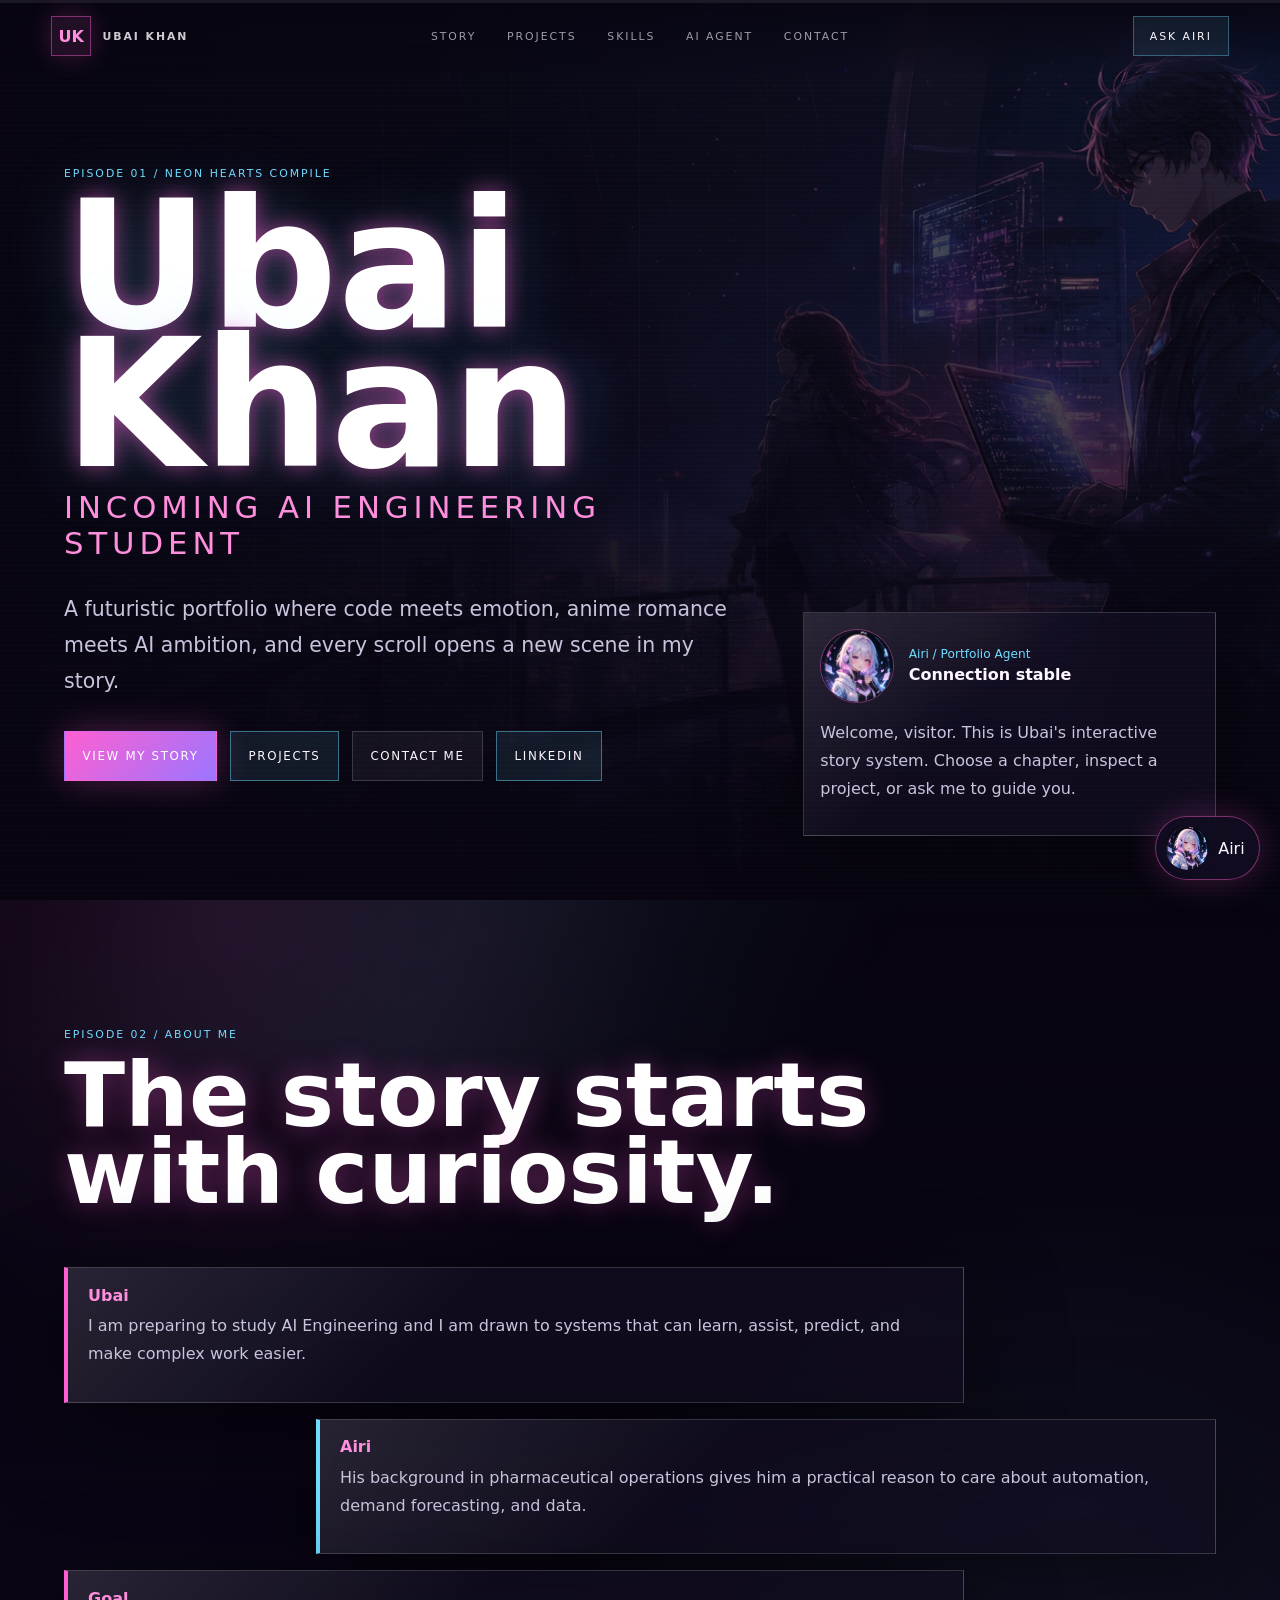
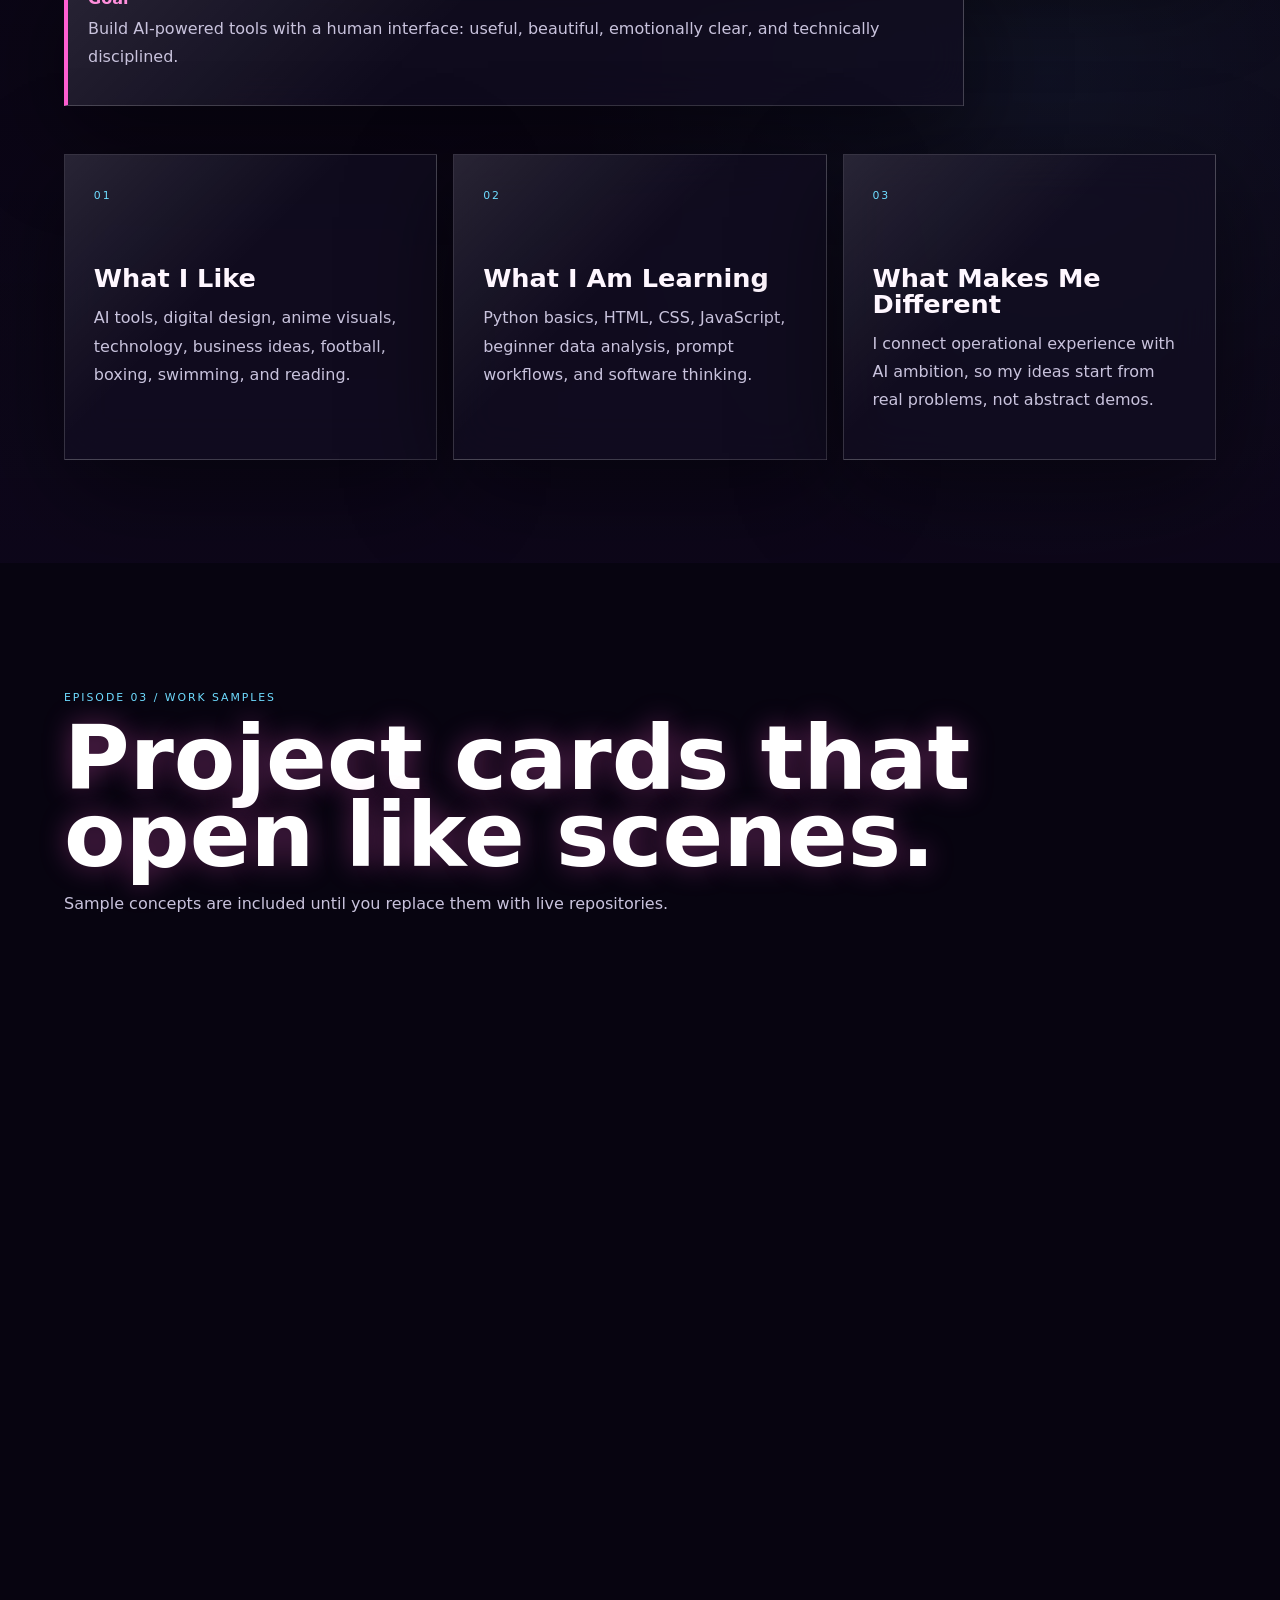
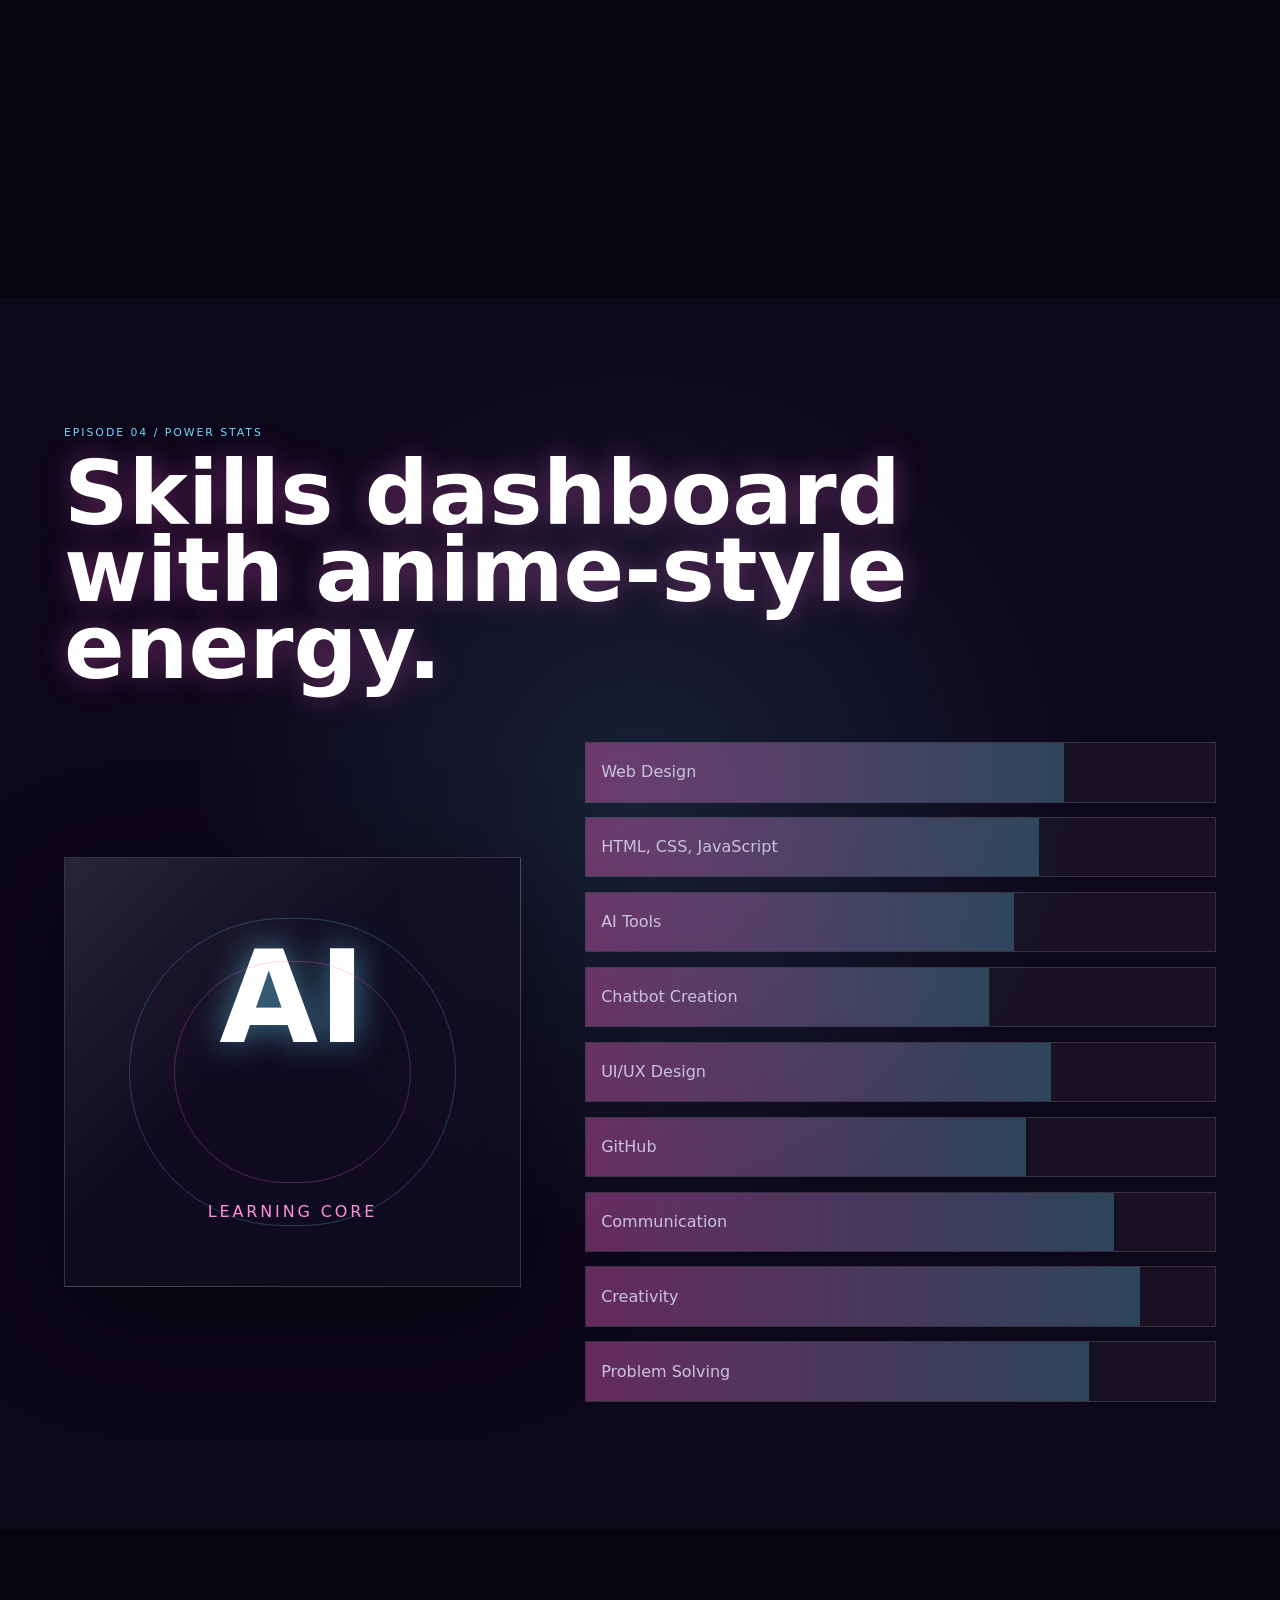
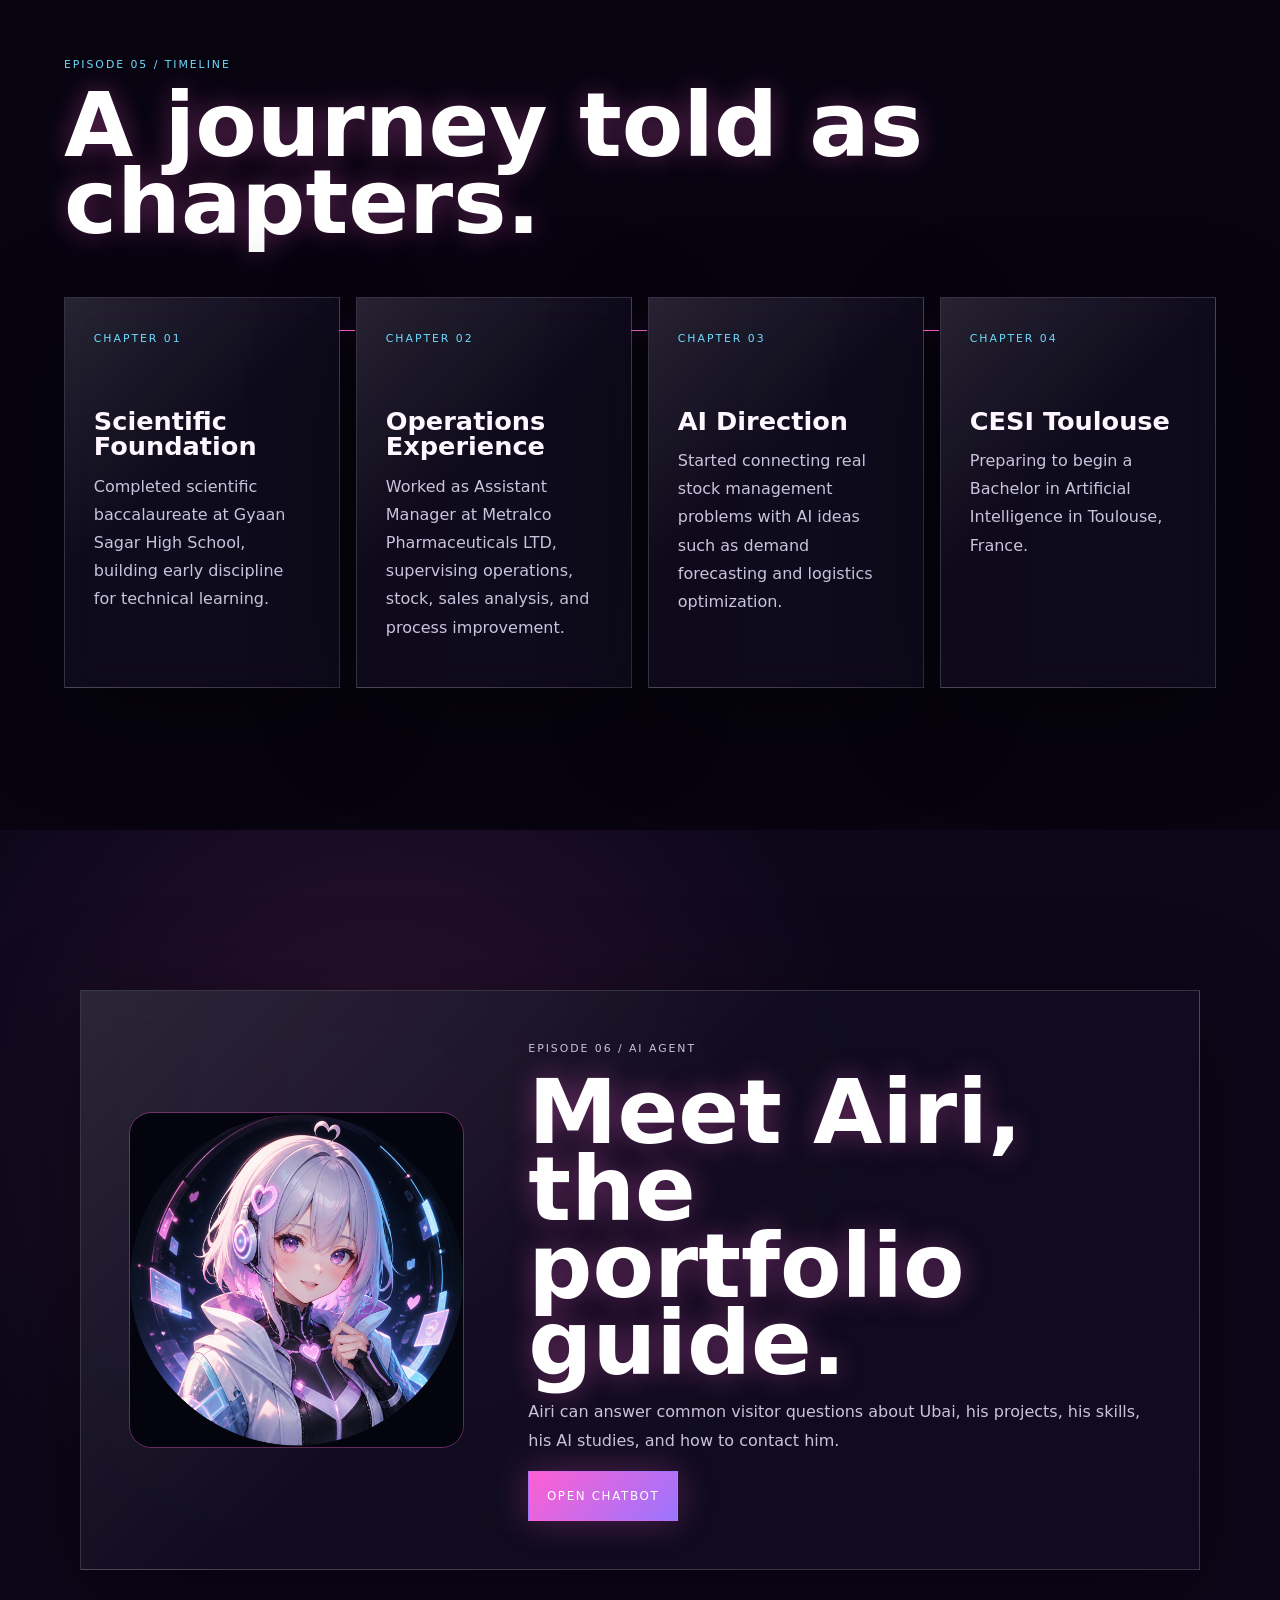
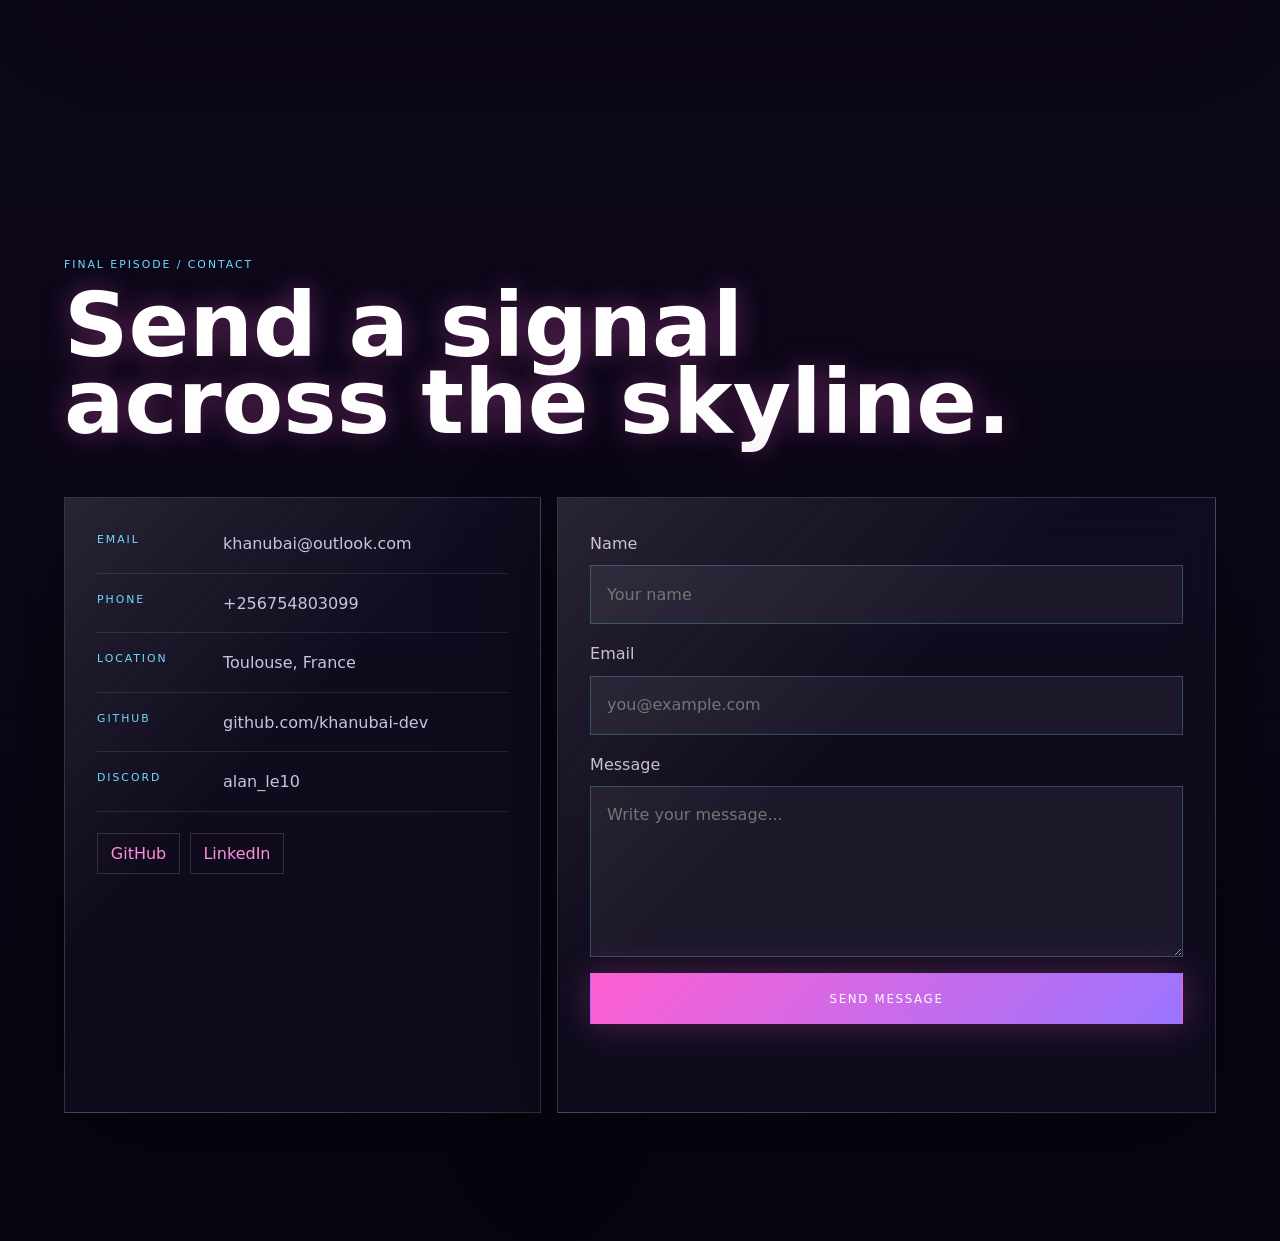
<file: index.html>
<!doctype html>
<html lang="en">
  <head>
    <meta charset="utf-8">
    <meta name="viewport" content="width=device-width, initial-scale=1">
    <meta name="theme-color" content="#090512">
    <meta name="description" content="Ubai Khan anime-inspired romance tech portfolio with interactive projects, skills, story timeline, AI assistant, and contact.">
    <title>Ubai Khan | Anime Tech Portfolio</title>
    <link rel="preload" href="assets/anime-romance-hero.png" as="image">
    <link rel="preload" href="assets/ai-assistant.png" as="image">
    <link rel="stylesheet" href="styles.css">
  </head>
  <body>
    <canvas id="starfield" aria-hidden="true"></canvas>
    <div class="aurora" aria-hidden="true"></div>
    <div class="scanlines" aria-hidden="true"></div>
    <div class="cursor" aria-hidden="true"></div>
    <div class="scroll-meter" aria-hidden="true"><span></span></div>

    <header class="site-header" data-reveal>
      <a class="brand magnetic" href="#top" aria-label="Back to first screen"><span>UK</span><strong>Ubai Khan</strong></a>
      <nav class="nav" aria-label="Main navigation">
        <a href="#story">Story</a>
        <a href="#projects">Projects</a>
        <a href="#skills">Skills</a>
        <a href="#agent">AI Agent</a>
        <a href="#contact">Contact</a>
      </nav>
      <button class="header-action magnetic" type="button" data-open-chat>Ask Airi</button>
    </header>

    <main id="top">
      <section class="hero scene" aria-labelledby="hero-title">
        <img class="hero-art" src="assets/anime-romance-hero.png" alt="Original anime-style characters on a neon city rooftop with holographic code panels.">
        <div class="hero-overlay" aria-hidden="true"></div>
        <div class="city-grid" aria-hidden="true"></div>

        <div class="hero-content" data-reveal>
          <p class="episode">Episode 01 / Neon Hearts Compile</p>
          <h1 id="hero-title">Ubai Khan</h1>
          <p class="hero-title">Incoming AI Engineering Student</p>
          <p class="hero-tagline">A futuristic portfolio where code meets emotion, anime romance meets AI ambition, and every scroll opens a new scene in my story.</p>
          <div class="hero-actions">
            <a class="button primary magnetic" href="#story">View My Story</a>
            <a class="button secondary magnetic" href="#projects">Projects</a>
            <a class="button ghost magnetic" href="#contact">Contact Me</a>
            <a class="button secondary magnetic" href="https://www.linkedin.com/in/ubai-khan-510670451/" target="_blank" rel="noopener noreferrer">LinkedIn</a>
          </div>
        </div>

        <aside class="novel-card glass" data-reveal>
          <div class="speaker">
            <img src="assets/ai-assistant.png" alt="Original anime AI assistant portrait.">
            <div><span>Airi / Portfolio Agent</span><strong>Connection stable</strong></div>
          </div>
          <p>Welcome, visitor. This is Ubai's interactive story system. Choose a chapter, inspect a project, or ask me to guide you.</p>
        </aside>
      </section>

      <section id="story" class="story scene" aria-labelledby="story-title">
        <div class="section-head" data-reveal>
          <p class="episode">Episode 02 / About Me</p>
          <h2 id="story-title">The story starts with curiosity.</h2>
        </div>
        <div class="dialogue-stage">
          <article class="dialogue-box glass" data-reveal><span>Ubai</span><p>I am preparing to study AI Engineering and I am drawn to systems that can learn, assist, predict, and make complex work easier.</p></article>
          <article class="dialogue-box glass" data-reveal><span>Airi</span><p>His background in pharmaceutical operations gives him a practical reason to care about automation, demand forecasting, and data.</p></article>
          <article class="dialogue-box glass" data-reveal><span>Goal</span><p>Build AI-powered tools with a human interface: useful, beautiful, emotionally clear, and technically disciplined.</p></article>
        </div>
        <div class="story-cards">
          <article class="story-card glass tilt-card" data-reveal><span>01</span><h3>What I Like</h3><p>AI tools, digital design, anime visuals, technology, business ideas, football, boxing, swimming, and reading.</p></article>
          <article class="story-card glass tilt-card" data-reveal><span>02</span><h3>What I Am Learning</h3><p>Python basics, HTML, CSS, JavaScript, beginner data analysis, prompt workflows, and software thinking.</p></article>
          <article class="story-card glass tilt-card" data-reveal><span>03</span><h3>What Makes Me Different</h3><p>I connect operational experience with AI ambition, so my ideas start from real problems, not abstract demos.</p></article>
        </div>
      </section>

      <section id="projects" class="projects scene" aria-labelledby="projects-title">
        <div class="section-head" data-reveal>
          <p class="episode">Episode 03 / Work Samples</p>
          <h2 id="projects-title">Project cards that open like scenes.</h2>
          <p>Sample concepts are included until you replace them with live repositories.</p>
        </div>
        <div class="project-grid">
          <article class="project-card glass" data-reveal><div class="project-face front"><span>Scene 01</span><h3>Anime Portfolio Website</h3><p>Romance visual novel portfolio with animated background, story panels, and cinematic sections.</p><div class="tags"><b>HTML</b><b>CSS</b><b>JS</b></div></div><div class="project-face back"><p>Features: character-led hero, visual novel dialogue, chatbot, responsive project detail pages.</p><a href="projects/anime-portfolio.html">Open Detail</a></div></article>
          <article class="project-card glass" data-reveal><div class="project-face front"><span>Scene 02</span><h3>AI Chatbot Assistant</h3><p>Assistant concept that guides visitors through profile, projects, skills, and contact.</p><div class="tags"><b>AI Tools</b><b>UX</b><b>Chat</b></div></div><div class="project-face back"><p>Features: guided answers, quick prompts, floating window, polished response states.</p><a href="projects/ai-chatbot.html">Open Detail</a></div></article>
          <article class="project-card glass" data-reveal><div class="project-face front"><span>Scene 03</span><h3>Discord Community Landing Page</h3><p>Community landing page concept for onboarding members and presenting rules clearly.</p><div class="tags"><b>Discord</b><b>Community</b><b>Web</b></div></div><div class="project-face back"><p>Features: member paths, event panels, social links, moderation-friendly structure.</p><a href="projects/discord-community.html">Open Detail</a></div></article>
          <article class="project-card glass" data-reveal><div class="project-face front"><span>Scene 04</span><h3>Student Productivity Dashboard</h3><p>Dashboard for learning tasks, focus sessions, deadlines, and academic progress.</p><div class="tags"><b>Dashboard</b><b>Data</b><b>UI</b></div></div><div class="project-face back"><p>Features: progress stats, task cards, weekly views, focus tracking, clean interface.</p><a href="projects/student-dashboard.html">Open Detail</a></div></article>
          <article class="project-card glass" data-reveal><div class="project-face front"><span>Scene 05</span><h3>Mini Game Web App</h3><p>Small browser game concept with anime UI, score logic, levels, and animated feedback.</p><div class="tags"><b>Game</b><b>JavaScript</b><b>Canvas</b></div></div><div class="project-face back"><p>Features: keyboard controls, score state, particle feedback, responsive play surface.</p><a href="projects/mini-game.html">Open Detail</a></div></article>
          <article class="project-card glass" data-reveal><div class="project-face front"><span>Scene 06</span><h3>Personal Blog Website</h3><p>Writing system for AI learning notes, technology reflections, and project logs.</p><div class="tags"><b>Writing</b><b>HTML</b><b>Content</b></div></div><div class="project-face back"><p>Features: article cards, topic filters, learning timeline, clean reading layout.</p><a href="projects/personal-blog.html">Open Detail</a></div></article>
        </div>
      </section>

      <section id="skills" class="skills scene" aria-labelledby="skills-title">
        <div class="section-head" data-reveal><p class="episode">Episode 04 / Power Stats</p><h2 id="skills-title">Skills dashboard with anime-style energy.</h2></div>
        <div class="skills-layout">
          <div class="power-core glass" data-reveal><div class="orbit orbit-one"></div><div class="orbit orbit-two"></div><strong>AI</strong><span>Learning Core</span></div>
          <div class="skill-list" data-reveal>
            <div class="skill" data-level="76"><span>Web Design</span><i></i></div>
            <div class="skill" data-level="72"><span>HTML, CSS, JavaScript</span><i></i></div>
            <div class="skill" data-level="68"><span>AI Tools</span><i></i></div>
            <div class="skill" data-level="64"><span>Chatbot Creation</span><i></i></div>
            <div class="skill" data-level="74"><span>UI/UX Design</span><i></i></div>
            <div class="skill" data-level="70"><span>GitHub</span><i></i></div>
            <div class="skill" data-level="84"><span>Communication</span><i></i></div>
            <div class="skill" data-level="88"><span>Creativity</span><i></i></div>
            <div class="skill" data-level="80"><span>Problem Solving</span><i></i></div>
          </div>
        </div>
      </section>

      <section id="experience" class="experience scene" aria-labelledby="experience-title">
        <div class="section-head" data-reveal><p class="episode">Episode 05 / Timeline</p><h2 id="experience-title">A journey told as chapters.</h2></div>
        <div class="timeline">
          <article class="chapter glass" data-reveal><span>Chapter 01</span><h3>Scientific Foundation</h3><p>Completed scientific baccalaureate at Gyaan Sagar High School, building early discipline for technical learning.</p></article>
          <article class="chapter glass" data-reveal><span>Chapter 02</span><h3>Operations Experience</h3><p>Worked as Assistant Manager at Metralco Pharmaceuticals LTD, supervising operations, stock, sales analysis, and process improvement.</p></article>
          <article class="chapter glass" data-reveal><span>Chapter 03</span><h3>AI Direction</h3><p>Started connecting real stock management problems with AI ideas such as demand forecasting and logistics optimization.</p></article>
          <article class="chapter glass" data-reveal><span>Chapter 04</span><h3>CESI Toulouse</h3><p>Preparing to begin a Bachelor in Artificial Intelligence in Toulouse, France.</p></article>
        </div>
      </section>

      <section id="agent" class="agent scene" aria-labelledby="agent-title">
        <div class="agent-panel glass" data-reveal>
          <img src="assets/ai-assistant.png" alt="Original anime AI assistant Airi.">
          <div><p class="episode">Episode 06 / AI Agent</p><h2 id="agent-title">Meet Airi, the portfolio guide.</h2><p>Airi can answer common visitor questions about Ubai, his projects, his skills, his AI studies, and how to contact him.</p><button class="button primary magnetic" type="button" data-open-chat>Open Chatbot</button></div>
        </div>
      </section>

      <section id="contact" class="contact scene" aria-labelledby="contact-title">
        <div class="section-head" data-reveal><p class="episode">Final Episode / Contact</p><h2 id="contact-title">Send a signal across the skyline.</h2></div>
        <div class="contact-grid">
          <div class="contact-details glass" data-reveal>
            <p><span>Email</span> khanubai@outlook.com</p>
            <p><span>Phone</span> +256754803099</p>
            <p><span>Location</span> Toulouse, France</p>
            <p><span>GitHub</span> github.com/khanubai-dev</p>
            <p><span>Discord</span> alan_le10</p>
            <div class="socials">
              <a href="https://github.com/khanubai-dev" target="_blank" rel="noreferrer">GitHub</a>
              <a href="https://www.linkedin.com/in/ubai-khan-510670451/" target="_blank" rel="noopener noreferrer">LinkedIn</a>
            </div>
          </div>
          <form class="contact-form glass" data-reveal>
            <label>Name <input name="name" placeholder="Your name"></label>
            <label>Email <input name="email" type="email" placeholder="you@example.com"></label>
            <label>Message <textarea name="message" rows="5" placeholder="Write your message..."></textarea></label>
            <button class="button primary magnetic" type="submit">Send Message</button>
            <p class="form-status" role="status" aria-live="polite"></p>
          </form>
        </div>
      </section>
    </main>

    <button class="chat-fab magnetic" type="button" data-open-chat aria-label="Open AI assistant chat"><img src="assets/ai-assistant.png" alt=""><span>Airi</span></button>
    <section class="chat-window glass" aria-label="AI assistant chatbot" aria-hidden="true">
      <div class="chat-head"><img src="assets/ai-assistant.png" alt="Airi assistant avatar."><div><strong>Airi</strong><span>Portfolio guide online</span></div><button type="button" data-close-chat aria-label="Close chatbot">x</button></div>
      <div class="chat-log" data-chat-log><p class="bot">Hi. I am Airi. Ask about Ubai's story, projects, skills, AI studies, GitHub, or Discord.</p></div>
      <div class="quick-prompts"><button type="button" data-prompt="Who is Ubai?">Who is Ubai?</button><button type="button" data-prompt="Show projects">Projects</button><button type="button" data-prompt="How can I contact him?">Contact</button></div>
      <form class="chat-form" data-chat-form><input name="message" autocomplete="off" placeholder="Ask Airi anything..."><button type="submit">Send</button></form>
    </section>

    <script src="script.js"></script>
  </body>
</html>
</file>
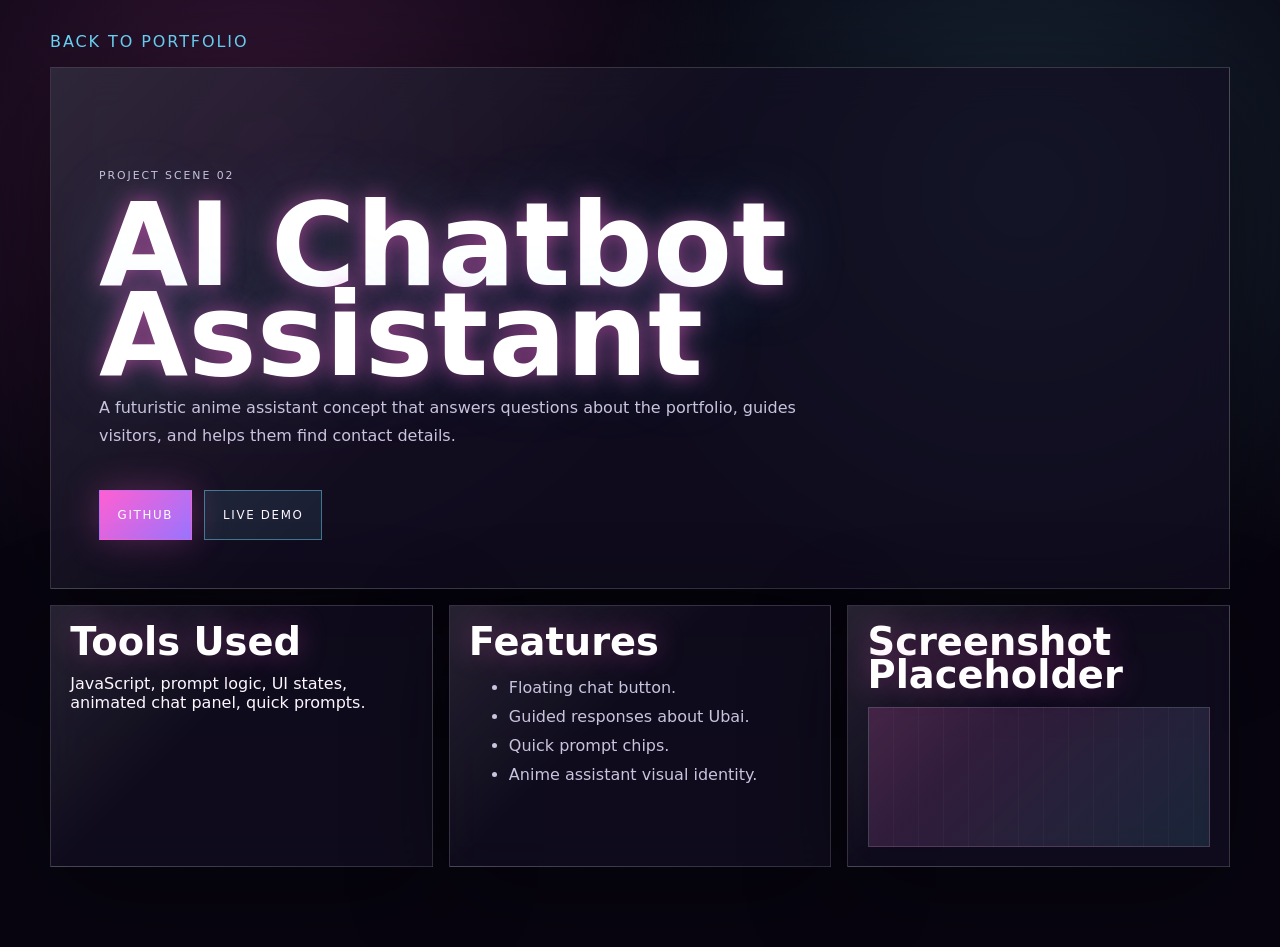
<file: projects/ai-chatbot.html>
<!doctype html><html lang="en"><head><meta charset="utf-8"><meta name="viewport" content="width=device-width, initial-scale=1"><title>AI Chatbot Assistant | Ubai Khan</title><link rel="stylesheet" href="../styles.css"><link rel="stylesheet" href="project.css"></head><body><main class="detail"><a class="back" href="../index.html#projects">Back to Portfolio</a><section class="detail-hero glass"><p class="episode">Project Scene 02</p><h1>AI Chatbot Assistant</h1><p>A futuristic anime assistant concept that answers questions about the portfolio, guides visitors, and helps them find contact details.</p><div class="detail-actions"><a class="button primary" href="https://github.com/khanubai-dev" target="_blank" rel="noreferrer">GitHub</a><a class="button secondary" href="../index.html#agent">Live Demo</a></div></section><section class="detail-grid"><article class="glass"><h2>Tools Used</h2><p>JavaScript, prompt logic, UI states, animated chat panel, quick prompts.</p></article><article class="glass"><h2>Features</h2><ul><li>Floating chat button.</li><li>Guided responses about Ubai.</li><li>Quick prompt chips.</li><li>Anime assistant visual identity.</li></ul></article><article class="glass shot"><h2>Screenshot Placeholder</h2><div></div></article></section></main></body></html>
</file>
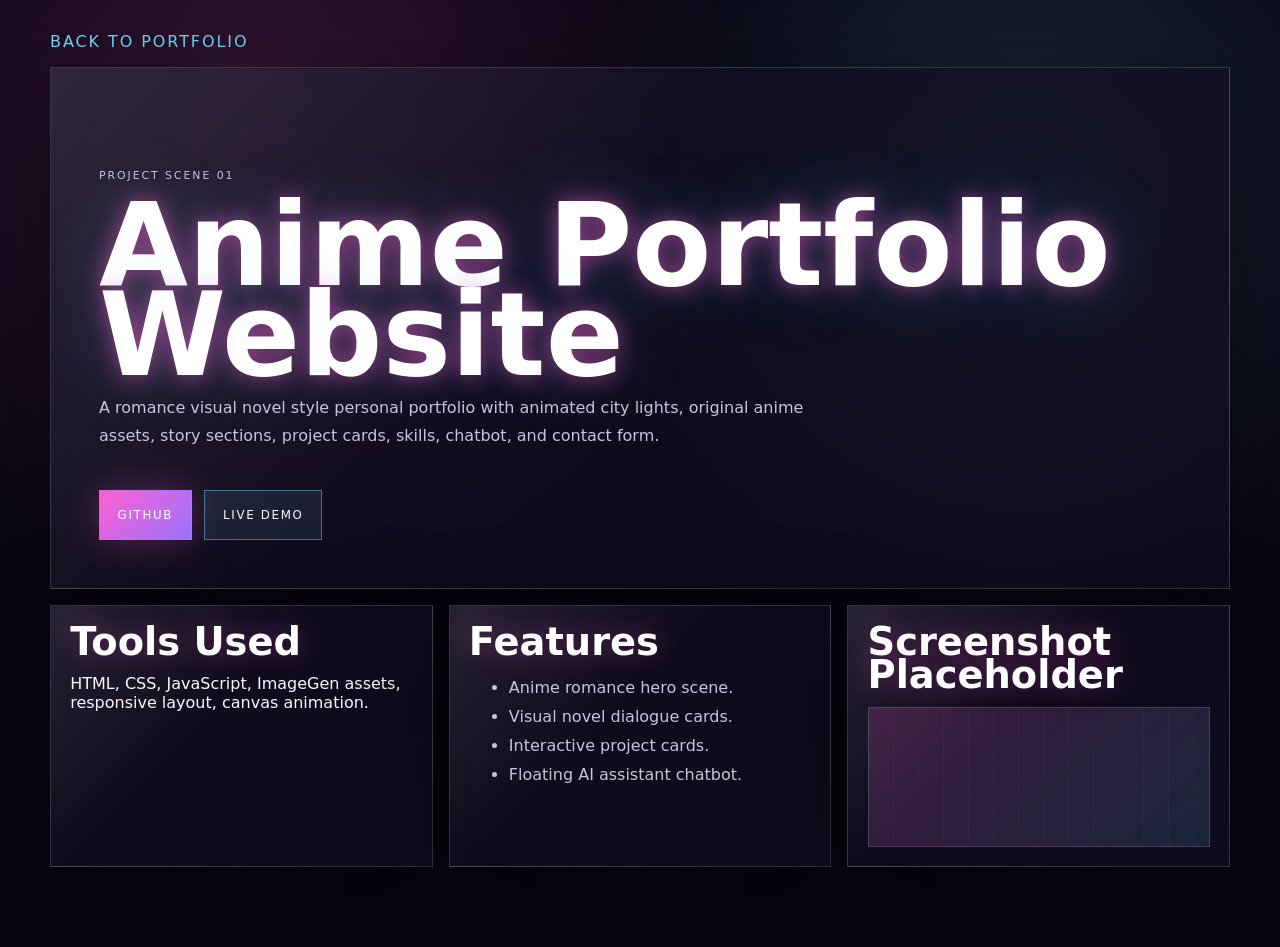
<file: projects/anime-portfolio.html>
<!doctype html><html lang="en"><head><meta charset="utf-8"><meta name="viewport" content="width=device-width, initial-scale=1"><title>Anime Portfolio Website | Ubai Khan</title><link rel="stylesheet" href="../styles.css"><link rel="stylesheet" href="project.css"></head><body><main class="detail"><a class="back" href="../index.html#projects">Back to Portfolio</a><section class="detail-hero glass"><p class="episode">Project Scene 01</p><h1>Anime Portfolio Website</h1><p>A romance visual novel style personal portfolio with animated city lights, original anime assets, story sections, project cards, skills, chatbot, and contact form.</p><div class="detail-actions"><a class="button primary" href="https://github.com/khanubai-dev" target="_blank" rel="noreferrer">GitHub</a><a class="button secondary" href="../index.html">Live Demo</a></div></section><section class="detail-grid"><article class="glass"><h2>Tools Used</h2><p>HTML, CSS, JavaScript, ImageGen assets, responsive layout, canvas animation.</p></article><article class="glass"><h2>Features</h2><ul><li>Anime romance hero scene.</li><li>Visual novel dialogue cards.</li><li>Interactive project cards.</li><li>Floating AI assistant chatbot.</li></ul></article><article class="glass shot"><h2>Screenshot Placeholder</h2><div></div></article></section></main></body></html>
</file>
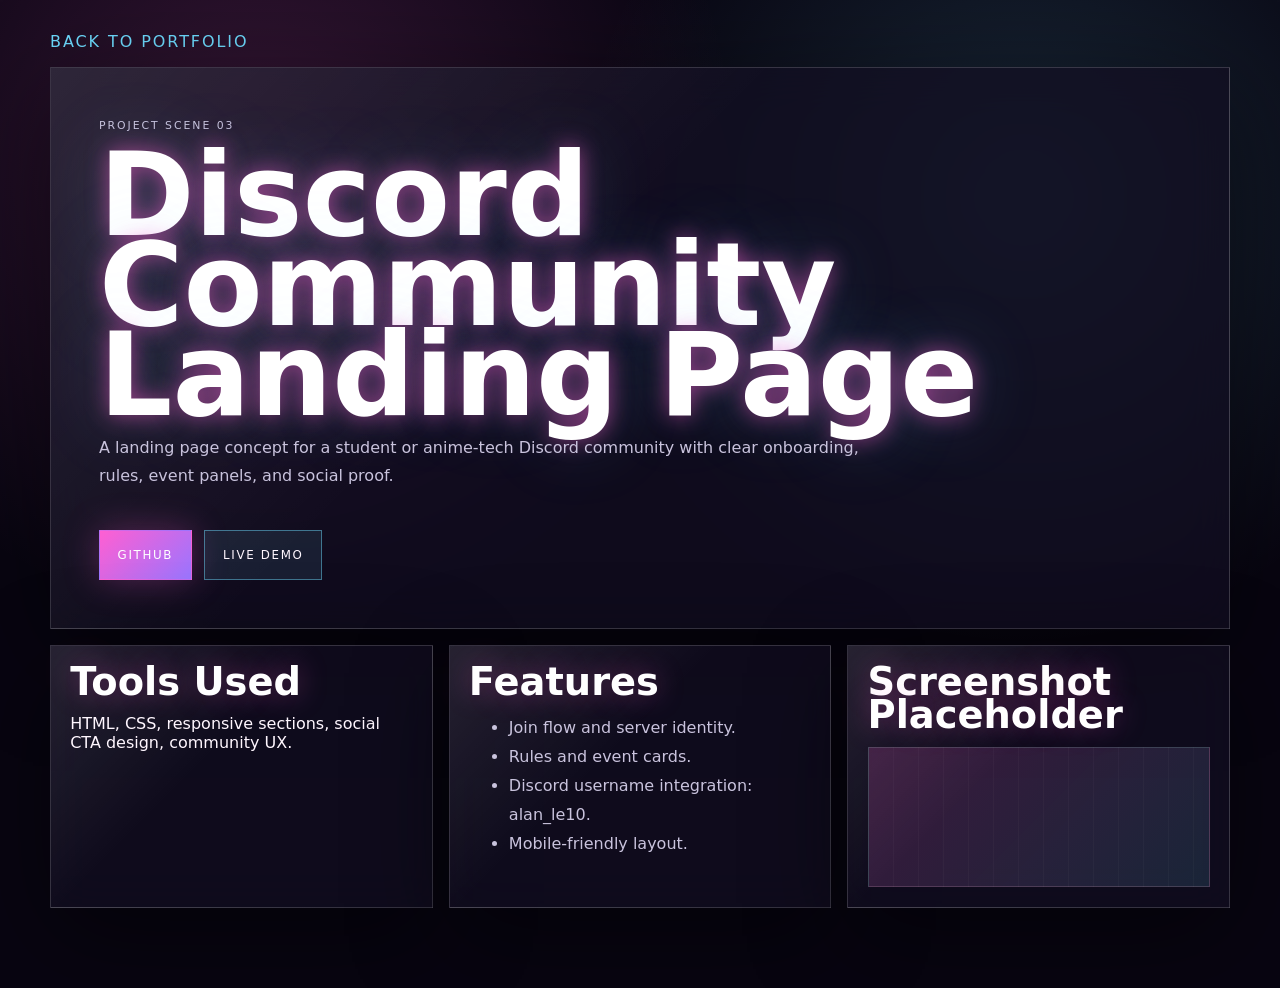
<file: projects/discord-community.html>
<!doctype html><html lang="en"><head><meta charset="utf-8"><meta name="viewport" content="width=device-width, initial-scale=1"><title>Discord Community Landing Page | Ubai Khan</title><link rel="stylesheet" href="../styles.css"><link rel="stylesheet" href="project.css"></head><body><main class="detail"><a class="back" href="../index.html#projects">Back to Portfolio</a><section class="detail-hero glass"><p class="episode">Project Scene 03</p><h1>Discord Community Landing Page</h1><p>A landing page concept for a student or anime-tech Discord community with clear onboarding, rules, event panels, and social proof.</p><div class="detail-actions"><a class="button primary" href="https://github.com/khanubai-dev" target="_blank" rel="noreferrer">GitHub</a><a class="button secondary" href="../index.html#contact">Live Demo</a></div></section><section class="detail-grid"><article class="glass"><h2>Tools Used</h2><p>HTML, CSS, responsive sections, social CTA design, community UX.</p></article><article class="glass"><h2>Features</h2><ul><li>Join flow and server identity.</li><li>Rules and event cards.</li><li>Discord username integration: alan_le10.</li><li>Mobile-friendly layout.</li></ul></article><article class="glass shot"><h2>Screenshot Placeholder</h2><div></div></article></section></main></body></html>
</file>
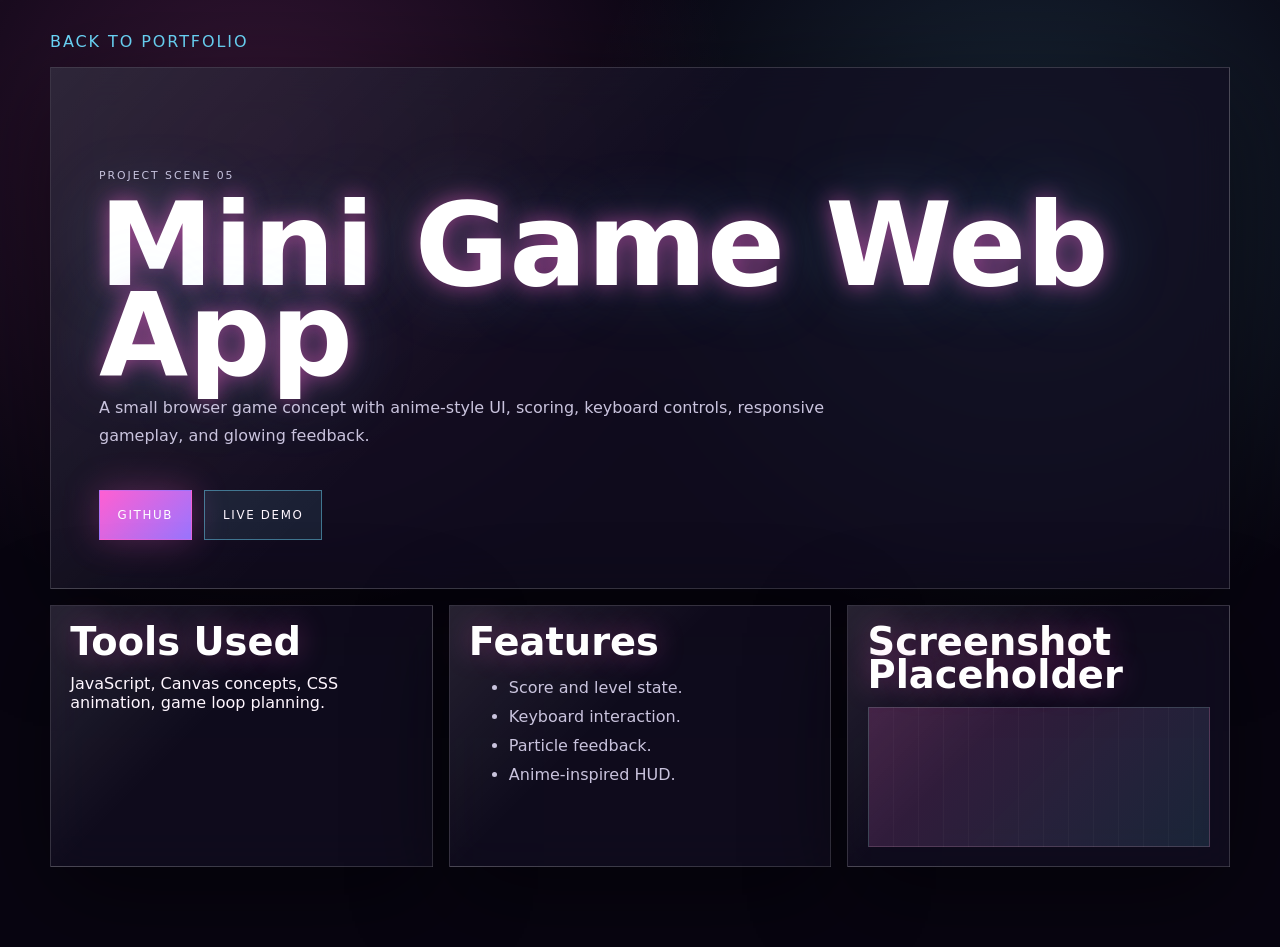
<file: projects/mini-game.html>
<!doctype html><html lang="en"><head><meta charset="utf-8"><meta name="viewport" content="width=device-width, initial-scale=1"><title>Mini Game Web App | Ubai Khan</title><link rel="stylesheet" href="../styles.css"><link rel="stylesheet" href="project.css"></head><body><main class="detail"><a class="back" href="../index.html#projects">Back to Portfolio</a><section class="detail-hero glass"><p class="episode">Project Scene 05</p><h1>Mini Game Web App</h1><p>A small browser game concept with anime-style UI, scoring, keyboard controls, responsive gameplay, and glowing feedback.</p><div class="detail-actions"><a class="button primary" href="https://github.com/khanubai-dev" target="_blank" rel="noreferrer">GitHub</a><a class="button secondary" href="../index.html#projects">Live Demo</a></div></section><section class="detail-grid"><article class="glass"><h2>Tools Used</h2><p>JavaScript, Canvas concepts, CSS animation, game loop planning.</p></article><article class="glass"><h2>Features</h2><ul><li>Score and level state.</li><li>Keyboard interaction.</li><li>Particle feedback.</li><li>Anime-inspired HUD.</li></ul></article><article class="glass shot"><h2>Screenshot Placeholder</h2><div></div></article></section></main></body></html>
</file>
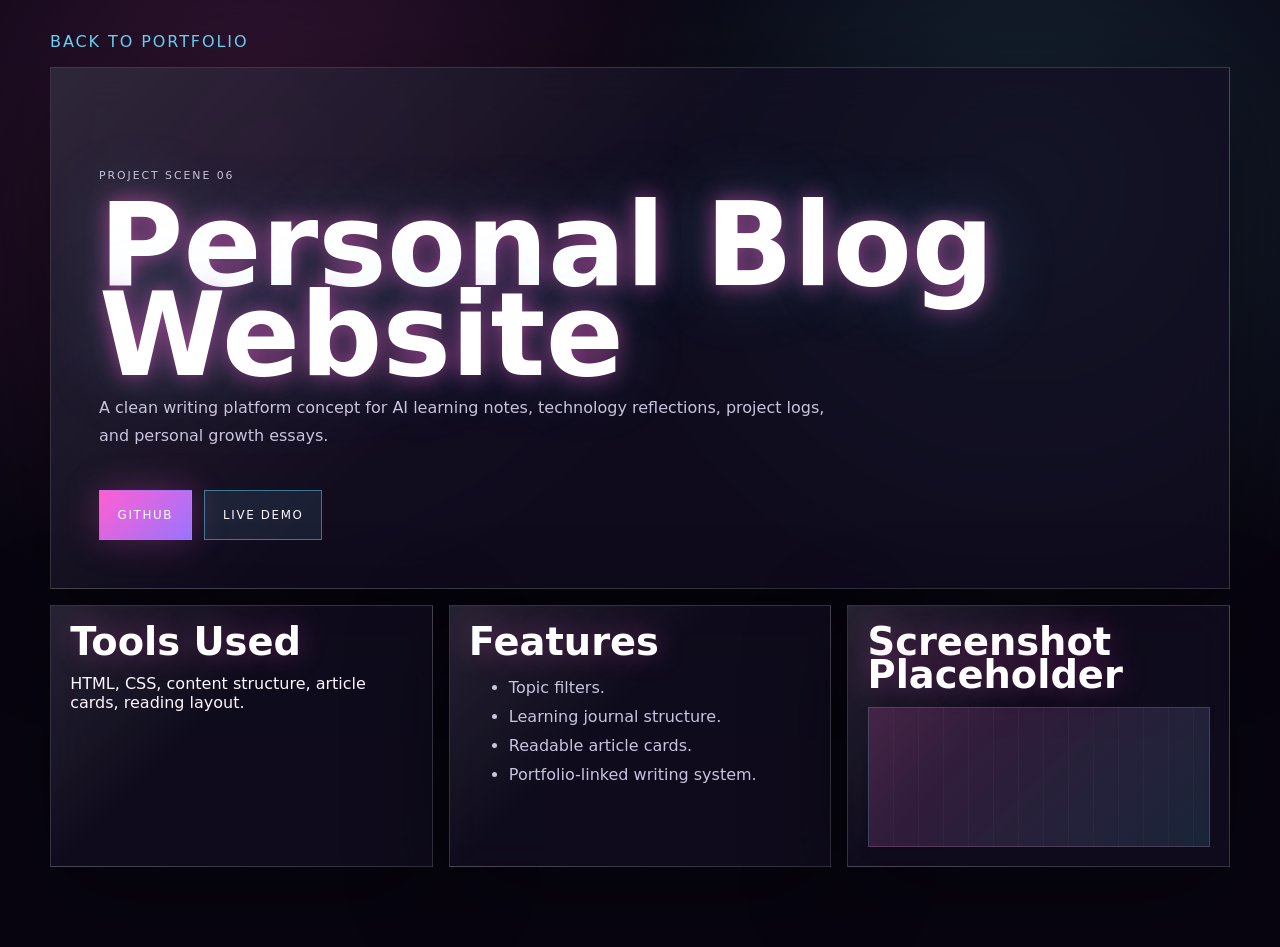
<file: projects/personal-blog.html>
<!doctype html><html lang="en"><head><meta charset="utf-8"><meta name="viewport" content="width=device-width, initial-scale=1"><title>Personal Blog Website | Ubai Khan</title><link rel="stylesheet" href="../styles.css"><link rel="stylesheet" href="project.css"></head><body><main class="detail"><a class="back" href="../index.html#projects">Back to Portfolio</a><section class="detail-hero glass"><p class="episode">Project Scene 06</p><h1>Personal Blog Website</h1><p>A clean writing platform concept for AI learning notes, technology reflections, project logs, and personal growth essays.</p><div class="detail-actions"><a class="button primary" href="https://github.com/khanubai-dev" target="_blank" rel="noreferrer">GitHub</a><a class="button secondary" href="../index.html#story">Live Demo</a></div></section><section class="detail-grid"><article class="glass"><h2>Tools Used</h2><p>HTML, CSS, content structure, article cards, reading layout.</p></article><article class="glass"><h2>Features</h2><ul><li>Topic filters.</li><li>Learning journal structure.</li><li>Readable article cards.</li><li>Portfolio-linked writing system.</li></ul></article><article class="glass shot"><h2>Screenshot Placeholder</h2><div></div></article></section></main></body></html>
</file>
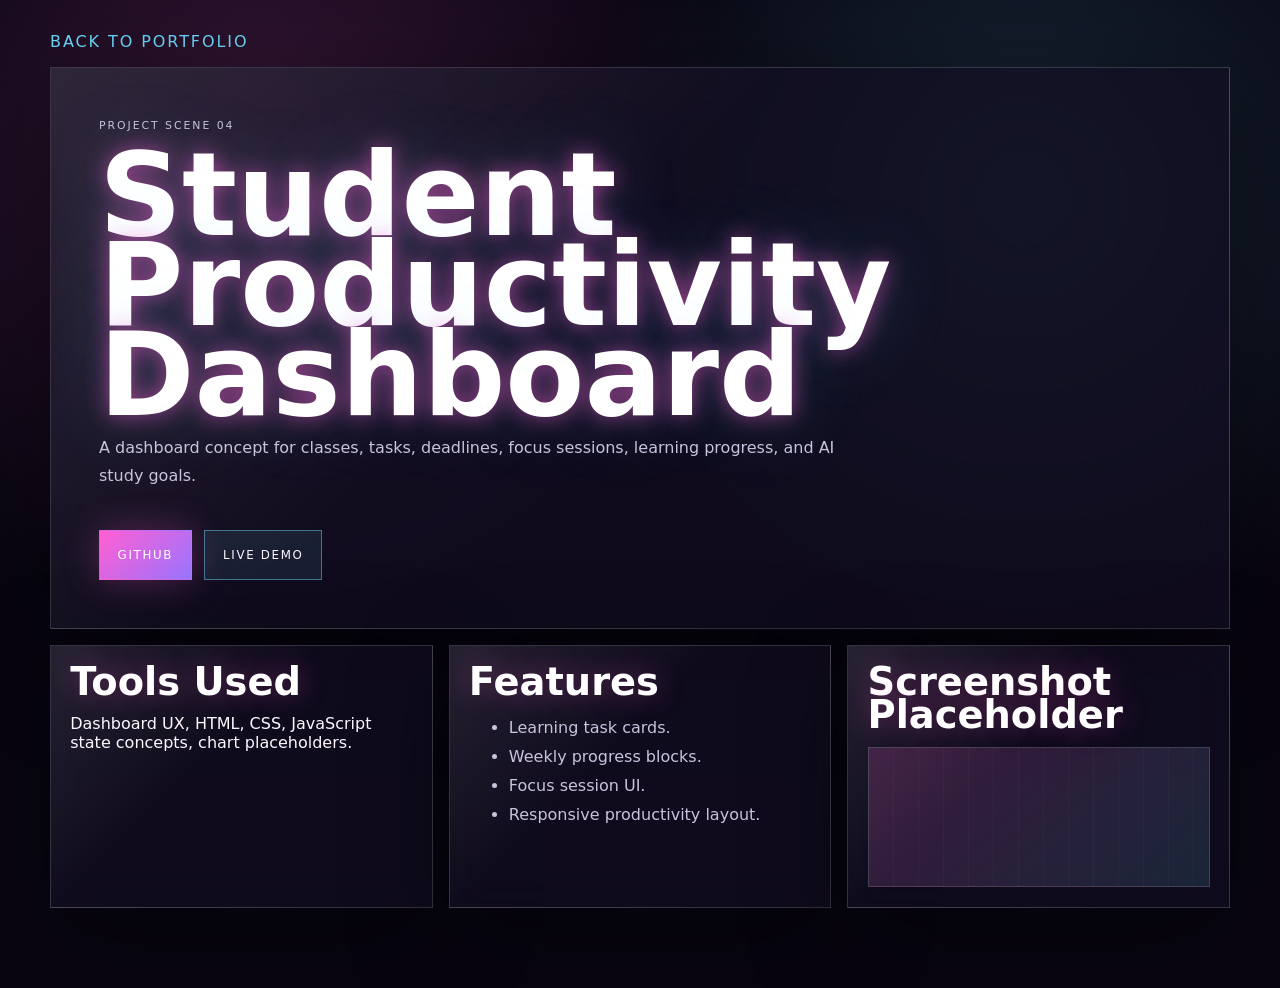
<file: projects/student-dashboard.html>
<!doctype html><html lang="en"><head><meta charset="utf-8"><meta name="viewport" content="width=device-width, initial-scale=1"><title>Student Productivity Dashboard | Ubai Khan</title><link rel="stylesheet" href="../styles.css"><link rel="stylesheet" href="project.css"></head><body><main class="detail"><a class="back" href="../index.html#projects">Back to Portfolio</a><section class="detail-hero glass"><p class="episode">Project Scene 04</p><h1>Student Productivity Dashboard</h1><p>A dashboard concept for classes, tasks, deadlines, focus sessions, learning progress, and AI study goals.</p><div class="detail-actions"><a class="button primary" href="https://github.com/khanubai-dev" target="_blank" rel="noreferrer">GitHub</a><a class="button secondary" href="../index.html#projects">Live Demo</a></div></section><section class="detail-grid"><article class="glass"><h2>Tools Used</h2><p>Dashboard UX, HTML, CSS, JavaScript state concepts, chart placeholders.</p></article><article class="glass"><h2>Features</h2><ul><li>Learning task cards.</li><li>Weekly progress blocks.</li><li>Focus session UI.</li><li>Responsive productivity layout.</li></ul></article><article class="glass shot"><h2>Screenshot Placeholder</h2><div></div></article></section></main></body></html>
</file>
<file: styles.css>
:root{--bg:#080511;--bg-2:#10091f;--panel:rgba(18,14,34,.72);--line:rgba(255,255,255,.16);--text:#fff7ff;--muted:#c9c3dd;--pink:#ff5fd2;--pink-2:#ff8fdc;--blue:#6edcff;--violet:#9a75ff;--white:#fff;--shadow:0 28px 100px rgba(0,0,0,.48);color-scheme:dark;font-family:Inter,ui-sans-serif,system-ui,-apple-system,BlinkMacSystemFont,"Segoe UI",sans-serif}
*{box-sizing:border-box}html{scroll-behavior:smooth}body{margin:0;overflow-x:hidden;background:radial-gradient(circle at 18% 12%,rgba(255,95,210,.18),transparent 28rem),radial-gradient(circle at 82% 22%,rgba(110,220,255,.16),transparent 30rem),linear-gradient(180deg,var(--bg),#05030a 45%,var(--bg-2));color:var(--text)}a{color:inherit;text-decoration:none}button,input,textarea{font:inherit}img{display:block;max-width:100%}
#starfield{position:fixed;inset:0;z-index:-20;width:100%;height:100%}.aurora{position:fixed;inset:-20%;z-index:-19;pointer-events:none;background:radial-gradient(circle at var(--mx,55%) var(--my,35%),rgba(255,95,210,.22),transparent 24rem),linear-gradient(115deg,rgba(255,95,210,.1),transparent 34%,rgba(110,220,255,.12),transparent 70%);filter:blur(18px)}.scanlines{position:fixed;inset:0;z-index:80;pointer-events:none;opacity:.11;background:repeating-linear-gradient(180deg,rgba(255,255,255,.08) 0 1px,transparent 1px 5px);mix-blend-mode:screen}.cursor{position:fixed;z-index:100;width:16px;height:16px;border:1px solid var(--pink);border-radius:999px;pointer-events:none;transform:translate(-100px,-100px);box-shadow:0 0 20px rgba(255,95,210,.45);transition:width .16s ease,height .16s ease,background .16s ease,border-color .16s ease}.cursor.is-active{width:52px;height:52px;background:rgba(255,95,210,.09);border-color:var(--blue)}.scroll-meter{position:fixed;inset:0 0 auto;z-index:110;height:3px;background:rgba(255,255,255,.08)}.scroll-meter span{display:block;width:0%;height:100%;background:linear-gradient(90deg,var(--pink),var(--blue),var(--violet));box-shadow:0 0 24px rgba(255,95,210,.75)}
.site-header{position:fixed;inset:0 0 auto;z-index:90;display:grid;grid-template-columns:1fr auto 1fr;align-items:center;gap:1rem;padding:1rem clamp(1rem,4vw,4rem);background:linear-gradient(180deg,rgba(8,5,17,.86),rgba(8,5,17,0));backdrop-filter:blur(18px)}.brand{display:inline-flex;align-items:center;gap:.7rem;width:fit-content}.brand span{display:grid;place-items:center;width:40px;height:40px;border:1px solid rgba(255,95,210,.44);background:rgba(255,95,210,.1);color:var(--pink-2);font-weight:900;box-shadow:0 0 26px rgba(255,95,210,.22)}.brand strong,.nav,.header-action,.episode,.project-card span,.story-card span,.chapter span,.contact-details span{font-size:.68rem;letter-spacing:.18em;text-transform:uppercase}.brand strong{color:rgba(255,247,255,.82)}.nav{display:flex;gap:clamp(.9rem,2.4vw,2.2rem);color:rgba(255,247,255,.62)}.nav a:hover,.header-action:hover{color:var(--pink-2)}.header-action{justify-self:end;color:var(--text);border:1px solid rgba(110,220,255,.34);background:rgba(110,220,255,.08);padding:.78rem 1rem}
.scene{position:relative;min-height:100vh;isolation:isolate}.hero{display:grid;grid-template-columns:minmax(0,.9fr) minmax(320px,.55fr);align-items:center;gap:clamp(1.5rem,5vw,5rem);overflow:hidden;padding:7rem clamp(1rem,5vw,5rem) 4rem}.hero-art{position:absolute;inset:0;z-index:-12;width:100%;height:100%;object-fit:cover;opacity:.86;animation:heroDrift 18s ease-in-out infinite alternate}.hero-overlay{position:absolute;inset:0;z-index:-11;background:linear-gradient(90deg,rgba(8,5,17,.98) 0%,rgba(8,5,17,.84) 35%,rgba(8,5,17,.22) 100%),linear-gradient(180deg,rgba(8,5,17,.15),rgba(8,5,17,.96) 96%)}.city-grid{position:absolute;inset:0;z-index:-10;background:repeating-linear-gradient(90deg,transparent 0 9.9vw,rgba(110,220,255,.06) 10vw),repeating-linear-gradient(180deg,transparent 0 9.9vh,rgba(255,95,210,.045) 10vh);mask-image:radial-gradient(circle at 48% 45%,black,transparent 76%)}.hero-content{max-width:820px}.episode{margin:0 0 1rem;color:var(--blue)}h1,h2,h3,p{margin-top:0}h1{margin-bottom:.85rem;font-size:clamp(5rem,14vw,13rem);line-height:.78;letter-spacing:0;color:var(--white);text-shadow:0 0 22px rgba(255,95,210,.55),0 0 70px rgba(110,220,255,.25)}h2{max-width:980px;margin-bottom:1rem;font-size:clamp(2.7rem,7vw,6.4rem);line-height:.86;letter-spacing:0;color:#fff;text-shadow:0 0 28px rgba(255,95,210,.35)}h3{margin-bottom:.8rem;font-size:clamp(1.35rem,2vw,2.2rem);line-height:1}.hero-title{color:var(--pink-2);font-size:clamp(1.2rem,2.4vw,2rem);letter-spacing:.16em;text-transform:uppercase}.hero-tagline,.section-head>p:not(.episode),.dialogue-box p,.story-card p,.project-card p,.skill-list,.chapter p,.agent-panel p,.contact-details p,.contact-form,.novel-card p{color:var(--muted);line-height:1.76}.hero-tagline{max-width:700px;font-size:clamp(1.05rem,1.65vw,1.28rem)}.hero-actions{display:flex;flex-wrap:wrap;gap:.8rem;margin-top:2rem}.button{display:inline-flex;align-items:center;justify-content:center;min-height:50px;border:1px solid rgba(255,255,255,.16);background:rgba(255,255,255,.05);color:var(--text);padding:.88rem 1.1rem;font-size:.74rem;letter-spacing:.14em;text-transform:uppercase;transition:transform .18s ease,border-color .18s ease,box-shadow .18s ease,background .18s ease}.button:hover{border-color:rgba(255,95,210,.7);box-shadow:0 0 34px rgba(255,95,210,.24)}.button.primary{color:#fff;border-color:transparent;background:linear-gradient(135deg,var(--pink),var(--violet));box-shadow:0 0 36px rgba(255,95,210,.28)}.button.secondary{border-color:rgba(110,220,255,.46);background:rgba(110,220,255,.09)}.glass{border:1px solid var(--line);background:linear-gradient(135deg,rgba(255,255,255,.1),transparent 42%),var(--panel);box-shadow:var(--shadow);backdrop-filter:blur(22px)}.novel-card{align-self:end;padding:1rem;transform:perspective(900px) rotateY(-6deg) rotateX(3deg)}.speaker{display:grid;grid-template-columns:74px 1fr;gap:.9rem;align-items:center;margin-bottom:1rem}.speaker img{width:74px;height:74px;object-fit:cover;border:1px solid rgba(255,95,210,.42);border-radius:999px}.speaker span{display:block;color:var(--blue);font-size:.76rem}.speaker strong{display:block;margin-top:.2rem}
.section-head{padding:clamp(5rem,10vw,9rem) clamp(1rem,5vw,5rem) 2.5rem}.story{background:linear-gradient(180deg,rgba(8,5,17,.4),rgba(16,9,31,.78))}.dialogue-stage{display:grid;gap:1rem;padding:0 clamp(1rem,5vw,5rem)}.dialogue-box{max-width:900px;padding:1.1rem 1.25rem;border-left:4px solid var(--pink)}.dialogue-box:nth-child(2){margin-left:auto;border-left-color:var(--blue)}.dialogue-box span{display:inline-block;margin-bottom:.45rem;color:var(--pink-2);font-weight:800}.story-cards{display:grid;grid-template-columns:repeat(3,minmax(0,1fr));gap:1rem;padding:3rem clamp(1rem,5vw,5rem) clamp(5rem,8vw,7rem)}.story-card,.chapter{min-height:280px;padding:clamp(1.15rem,2.5vw,1.8rem)}.story-card span,.chapter span{color:var(--blue);display:inline-block;margin-bottom:4rem}
.projects{background:#070410}.project-grid{display:grid;grid-template-columns:repeat(3,minmax(0,1fr));gap:1rem;padding:0 clamp(1rem,5vw,5rem) clamp(5rem,10vw,9rem)}.project-card{position:relative;min-height:390px;overflow:hidden;transform-style:preserve-3d;transition:transform .45s ease,box-shadow .22s ease}.project-card:hover,.project-card.is-flipped{transform:rotateY(180deg) translateY(-6px);box-shadow:0 0 60px rgba(255,95,210,.22)}.project-face{position:absolute;inset:0;display:flex;flex-direction:column;justify-content:end;padding:1.35rem;backface-visibility:hidden}.project-face::before{content:"";position:absolute;inset:1rem;z-index:-1;border:1px solid rgba(255,255,255,.12);background:radial-gradient(circle at 22% 12%,rgba(255,95,210,.16),transparent 12rem),linear-gradient(180deg,transparent,rgba(0,0,0,.24))}.project-face.back{transform:rotateY(180deg);background:rgba(16,9,31,.96)}.project-face a{width:fit-content;margin-top:1.2rem;color:var(--blue);font-weight:800}.tags{display:flex;flex-wrap:wrap;gap:.45rem;margin-top:1rem}.tags b{border:1px solid rgba(255,255,255,.14);padding:.42rem .55rem;color:var(--pink-2);font-size:.68rem}
.skills{background:radial-gradient(circle at 50% 40%,rgba(110,220,255,.12),transparent 28rem),#0d071a}.skills-layout{display:grid;grid-template-columns:minmax(280px,.42fr) minmax(0,.58fr);gap:clamp(1.5rem,5vw,5rem);align-items:center;padding:0 clamp(1rem,5vw,5rem) clamp(5rem,10vw,9rem)}.power-core{position:relative;display:grid;place-items:center;min-height:430px;overflow:hidden}.power-core strong{color:var(--white);font-size:clamp(5rem,10vw,9rem);text-shadow:0 0 34px rgba(110,220,255,.55)}.power-core span{color:var(--pink-2);letter-spacing:.18em;text-transform:uppercase}.orbit{position:absolute;border:1px solid rgba(110,220,255,.24);border-radius:999px;animation:spin 12s linear infinite}.orbit-one{width:72%;height:72%}.orbit-two{width:52%;height:52%;animation-direction:reverse;border-color:rgba(255,95,210,.28)}.skill-list{display:grid;gap:.9rem}.skill{position:relative;overflow:hidden;border:1px solid rgba(255,255,255,.14);background:rgba(255,255,255,.045);padding:.95rem}.skill span{position:relative;z-index:1}.skill i{position:absolute;inset:auto auto 0 0;width:0%;height:100%;background:linear-gradient(90deg,rgba(255,95,210,.34),rgba(110,220,255,.25));transition:width 1.1s cubic-bezier(.16,1,.3,1)}.skill.is-powered i{width:var(--level)}
.experience{background:#070410}.timeline{display:grid;grid-template-columns:repeat(4,minmax(0,1fr));gap:1rem;padding:0 clamp(1rem,5vw,5rem) clamp(5rem,10vw,9rem)}.chapter{position:relative}.chapter::after{content:"";position:absolute;top:2rem;right:-1rem;width:1rem;height:1px;background:var(--pink);box-shadow:0 0 18px rgba(255,95,210,.7)}.chapter:last-child::after{display:none}.agent{display:grid;place-items:center;padding:clamp(5rem,10vw,9rem) clamp(1rem,5vw,5rem);background:radial-gradient(circle at 30% 30%,rgba(255,95,210,.12),transparent 30rem),#0d071a}.agent-panel{display:grid;grid-template-columns:minmax(240px,.35fr) minmax(0,.65fr);gap:clamp(1.5rem,5vw,4rem);align-items:center;width:min(1120px,100%);padding:clamp(1rem,4vw,3rem)}.agent-panel img{border-radius:1.4rem;border:1px solid rgba(255,95,210,.35)}
.contact{min-height:92vh;background:linear-gradient(180deg,#0d071a,rgba(8,5,17,.98)),radial-gradient(circle at 70% 60%,rgba(110,220,255,.14),transparent 30rem)}.contact-grid{display:grid;grid-template-columns:minmax(280px,.42fr) minmax(0,.58fr);gap:1rem;padding:0 clamp(1rem,5vw,5rem) clamp(5rem,10vw,9rem)}.contact-details,.contact-form{padding:clamp(1.15rem,2.8vw,2rem)}.contact-details p{display:grid;grid-template-columns:110px 1fr;gap:1rem;border-bottom:1px solid rgba(255,255,255,.1);padding-bottom:.9rem}.contact-details span{color:var(--blue)}.socials{display:flex;flex-wrap:wrap;gap:.6rem;margin-top:1.3rem}.socials a{border:1px solid rgba(255,255,255,.14);padding:.65rem .8rem;color:var(--pink-2)}.contact-form{display:grid;gap:1rem}.contact-form label{display:grid;gap:.45rem;color:rgba(255,247,255,.76)}.contact-form input,.contact-form textarea,.chat-form input{width:100%;border:1px solid rgba(110,220,255,.26);background:rgba(255,255,255,.055);color:var(--text);outline:none;padding:.9rem 1rem;resize:vertical;transition:border-color .18s ease,box-shadow .18s ease,background .18s ease}.contact-form input:focus,.contact-form textarea:focus,.chat-form input:focus{border-color:var(--pink);box-shadow:0 0 28px rgba(255,95,210,.18)}.form-status{min-height:1.5rem;color:var(--blue)}
.chat-fab{position:fixed;right:1.25rem;bottom:1.25rem;z-index:95;display:flex;align-items:center;gap:.6rem;border:1px solid rgba(255,95,210,.45);border-radius:999px;background:rgba(18,14,34,.84);color:var(--text);padding:.55rem .9rem .55rem .55rem;box-shadow:0 0 34px rgba(255,95,210,.22);backdrop-filter:blur(18px)}.chat-fab img{width:44px;height:44px;border-radius:999px;object-fit:cover}.chat-window{position:fixed;right:1.25rem;bottom:5.2rem;z-index:96;width:min(410px,calc(100vw - 2rem));overflow:hidden;transform:translateY(18px) scale(.96);opacity:0;pointer-events:none;transition:opacity .22s ease,transform .22s ease}.chat-window.is-open{opacity:1;pointer-events:auto;transform:translateY(0) scale(1)}.chat-head{display:grid;grid-template-columns:48px 1fr auto;align-items:center;gap:.75rem;padding:.85rem;border-bottom:1px solid rgba(255,255,255,.1)}.chat-head img{width:48px;height:48px;border-radius:999px;object-fit:cover}.chat-head span{display:block;color:var(--muted);font-size:.82rem}.chat-head button{border:0;background:transparent;color:var(--text);font-size:1.2rem}.chat-log{display:grid;gap:.65rem;max-height:310px;overflow-y:auto;padding:.9rem}.chat-log p{width:fit-content;max-width:88%;margin:0;border:1px solid rgba(255,255,255,.1);padding:.72rem .8rem;color:var(--muted);line-height:1.5}.chat-log .bot{background:rgba(110,220,255,.08);border-color:rgba(110,220,255,.2)}.chat-log .user{justify-self:end;background:rgba(255,95,210,.11);border-color:rgba(255,95,210,.24);color:var(--text)}.quick-prompts{display:flex;flex-wrap:wrap;gap:.45rem;padding:0 .9rem .8rem}.quick-prompts button,.chat-form button{border:1px solid rgba(255,255,255,.14);background:rgba(255,255,255,.06);color:var(--pink-2);padding:.55rem .65rem}.chat-form{display:grid;grid-template-columns:1fr auto;gap:.5rem;padding:.9rem;border-top:1px solid rgba(255,255,255,.1)}
[data-reveal]{opacity:0;transform:translateY(30px);filter:blur(8px);transition:opacity .85s cubic-bezier(.16,1,.3,1),transform .85s cubic-bezier(.16,1,.3,1),filter .85s ease}[data-reveal].is-visible{opacity:1;transform:translateY(0);filter:blur(0)}@keyframes heroDrift{from{transform:scale(1.04) translate3d(0,0,0)}to{transform:scale(1.09) translate3d(-1.4%,1%,0)}}@keyframes spin{to{transform:rotate(360deg)}}
@media (max-width:1020px){.site-header{grid-template-columns:1fr auto}.nav{display:none}.hero,.skills-layout,.agent-panel,.contact-grid{grid-template-columns:1fr}.project-grid,.story-cards,.timeline{grid-template-columns:repeat(2,minmax(0,1fr))}.novel-card{transform:none}}@media (max-width:660px){.brand strong{display:none}.header-action{padding-inline:.75rem}.hero{padding-top:6.6rem}h1{font-size:clamp(4.2rem,21vw,6.8rem)}h2{font-size:clamp(2.5rem,14vw,4.7rem)}.hero-actions,.button{width:100%}.project-grid,.story-cards,.timeline{grid-template-columns:1fr}.contact-details p{grid-template-columns:1fr}.cursor{display:none}}@media (prefers-reduced-motion:reduce){*,*::before,*::after{animation-duration:.001ms!important;animation-iteration-count:1!important;scroll-behavior:auto!important;transition-duration:.001ms!important}[data-reveal]{opacity:1;transform:none;filter:none}}
</file>
<file: projects/project.css>
body{min-height:100vh;background:radial-gradient(circle at 20% 15%,rgba(255,95,210,.18),transparent 30rem),radial-gradient(circle at 80% 20%,rgba(110,220,255,.16),transparent 28rem),#080511}.detail{width:min(1180px,calc(100% - 2rem));margin:0 auto;padding:2rem 0 5rem}.back{display:inline-flex;margin-bottom:1rem;color:var(--blue);letter-spacing:.12em;text-transform:uppercase}.detail-hero{min-height:58vh;display:grid;align-content:end;padding:clamp(1.25rem,4vw,3rem);overflow:hidden}.detail-hero h1{font-size:clamp(3.2rem,9vw,8rem)}.detail-hero p{max-width:760px;color:var(--muted);line-height:1.75}.detail-actions{display:flex;flex-wrap:wrap;gap:.8rem;margin-top:1.5rem}.detail-grid{display:grid;grid-template-columns:repeat(3,minmax(0,1fr));gap:1rem;margin-top:1rem}.detail-grid article{padding:1.2rem;min-height:260px}.detail-grid h2{font-size:clamp(1.8rem,3vw,2.8rem)}.detail-grid ul{color:var(--muted);line-height:1.8}.shot div{height:140px;border:1px solid rgba(255,255,255,.14);background:linear-gradient(135deg,rgba(255,95,210,.18),rgba(110,220,255,.12)),repeating-linear-gradient(90deg,transparent 0 24px,rgba(255,255,255,.06) 25px)}@media(max-width:820px){.detail-grid{grid-template-columns:1fr}.detail-hero{min-height:auto}}
</file>
